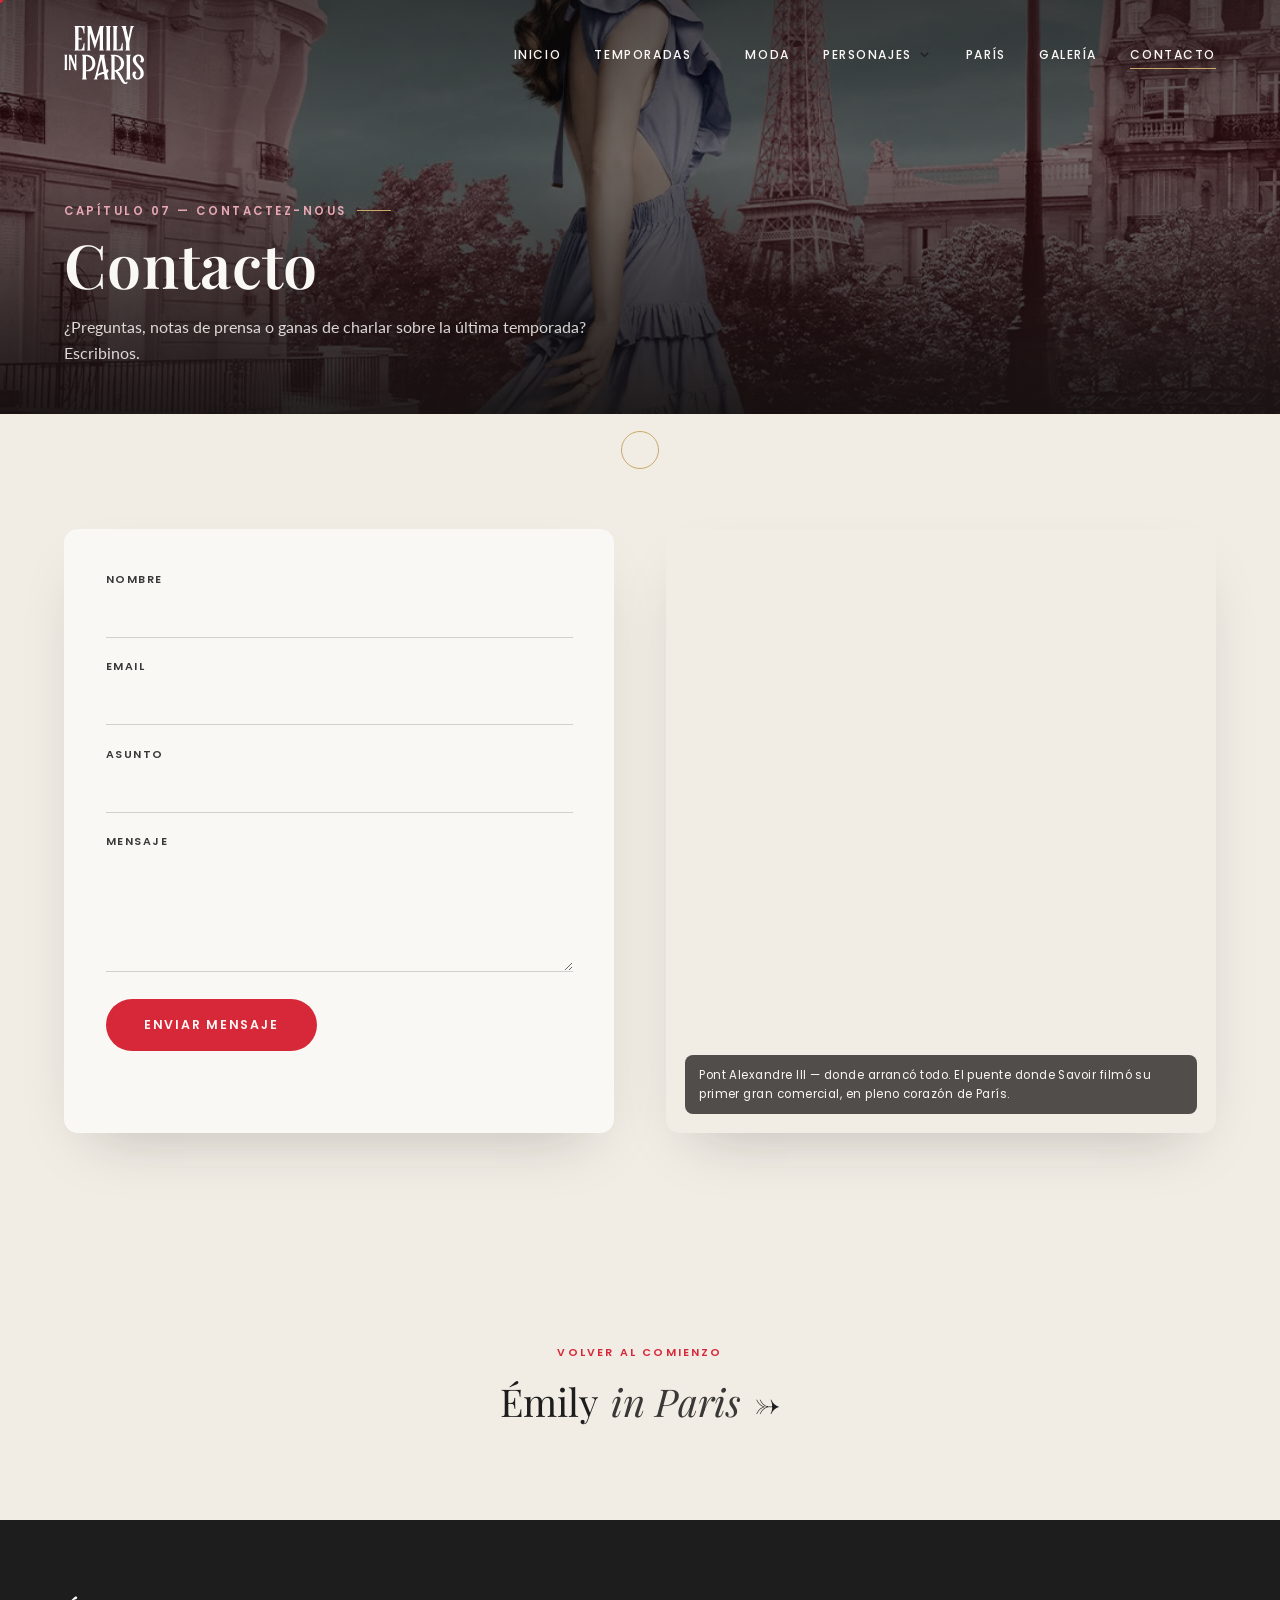
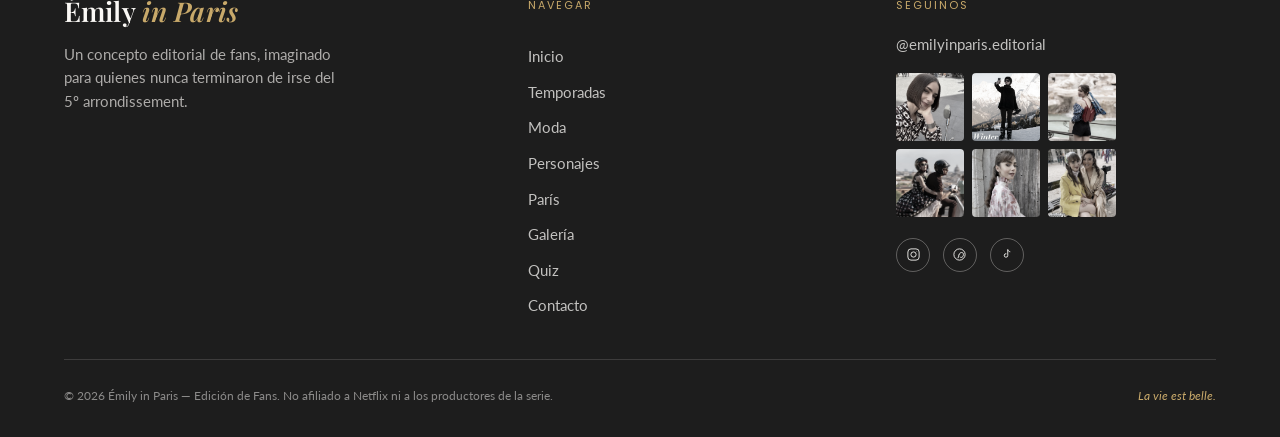
<file: contacto.html>
<!DOCTYPE html>
<html lang="es">
<head>
<meta charset="UTF-8">
<meta name="viewport" content="width=device-width, initial-scale=1.0">
<title>Contacto — Émily in Paris</title>
<meta name="description" content="Escribinos: formulario de contacto de Emily in Paris, la revista editorial de fans.">
<script>document.documentElement.dataset.jsEnabled = 'true';</script>
<link rel="preconnect" href="https://fonts.googleapis.com">
<link rel="preconnect" href="https://fonts.gstatic.com" crossorigin>
<link href="https://fonts.googleapis.com/css2?family=Playfair+Display:ital,wght@0,400;0,500;0,600;0,700;0,900;1,400;1,500;1,600&family=Poppins:wght@300;400;500;600;700&family=Lato:ital,wght@0,400;0,700;1,400&display=swap" rel="stylesheet">
<link rel="stylesheet" href="style.css">
</head>
<body>

<!-- La fotografía a lo largo del sitio es placeholder (fotos de stock/prensa de la serie, sin derechos comerciales) representando fotos reales — reemplazá los valores src por fotos de producción propias antes de publicar. -->

<!-- Cursor personalizado -->
<div class="cursor-dot" id="cursorDot"></div>
<div class="cursor-ring" id="cursorRing"><span id="cursorLabel"></span></div>

<header class="nav" id="nav">
  <div class="nav-inner">
    <a href="index.html" class="nav-logo">
      <img class="nav-logo-main nav-logo-img" src="images/logo.svg" alt="Logo de Émily in Paris">
    </a>
    <nav class="nav-links" id="navLinks">
      <a href="index.html" class="nav-link">Inicio</a>
      <div class="nav-item has-dropdown">
        <a href="temporadas.html" class="nav-link">Temporadas</a>
        <button class="nav-caret" type="button" aria-label="Mostrar temporadas" aria-expanded="false">
          <svg viewBox="0 0 12 8"><polyline points="1,1 6,6 11,1"/></svg>
        </button>
        <div class="nav-dropdown">
          <div class="nav-dropdown-inner">
            <a href="temporadas.html#season-1" class="nav-link nav-sublink">Temporada 1</a>
            <a href="temporadas.html#season-2" class="nav-link nav-sublink">Temporada 2</a>
            <a href="temporadas.html#season-3" class="nav-link nav-sublink">Temporada 3</a>
            <a href="temporadas.html#season-4" class="nav-link nav-sublink">Temporada 4</a>
            <a href="temporadas.html#season-5" class="nav-link nav-sublink">Temporada 5</a>
            <a href="temporadas.html#season-6-teaser" class="nav-link nav-sublink nav-sublink-muted">Temporada 6 · Próximamente</a>
          </div>
        </div>
      </div>
      <a href="moda.html" class="nav-link">Moda</a>
      <div class="nav-item has-dropdown">
        <a href="personajes.html" class="nav-link">Personajes</a>
        <button class="nav-caret" type="button" aria-label="Mostrar personajes" aria-expanded="false">
          <svg viewBox="0 0 12 8"><polyline points="1,1 6,6 11,1"/></svg>
        </button>
        <div class="nav-dropdown">
          <div class="nav-dropdown-inner">
            <a href="personajes.html#main-characters" class="nav-link nav-sublink">Principales</a>
            <a href="personajes.html#supporting-characters" class="nav-link nav-sublink">Secundarios</a>
            <a href="personajes.html#quiz" class="nav-link nav-sublink">Quiz: ¿Qué Personaje Sos?</a>
          </div>
        </div>
      </div>
      <a href="paris.html" class="nav-link">París</a>
      <a href="galeria.html" class="nav-link">Galería</a>
      <a href="contacto.html" class="nav-link active">Contacto</a>
    </nav>
    <button class="nav-toggle" id="navToggle" aria-label="Abrir menú" aria-expanded="false" aria-controls="navLinks">
      <span></span><span></span><span></span>
    </button>
  </div>
</header>

<section class="page-banner">
  <div class="page-banner-media">
    <img src="images/hero.jpg" alt="Calle parisina a la hora dorada" loading="eager">
  </div>
  <div class="page-banner-overlay"></div>
  <div class="page-banner-content">
    <span class="eyebrow">Capítulo 07 — Contactez-nous</span>
    <h1>Contacto</h1>
    <p>¿Preguntas, notas de prensa o ganas de charlar sobre la última temporada? Escribinos.</p>
  </div>
</section>

<main>

<section class="contact" id="contact">
  <div class="contact-grid">

    <form class="contact-form" id="contactForm" data-reveal>
      <div>
        <label for="contactName">Nombre</label>
        <input type="text" id="contactName" name="name" autocomplete="name" required>
      </div>
      <div>
        <label for="contactEmail">Email</label>
        <input type="email" id="contactEmail" name="email" autocomplete="email" required>
      </div>
      <div>
        <label for="contactSubject">Asunto</label>
        <input type="text" id="contactSubject" name="subject" required>
      </div>
      <div>
        <label for="contactMessage">Mensaje</label>
        <textarea id="contactMessage" name="message" rows="5" required></textarea>
      </div>
      <button type="submit" class="btn btn-primary"><span>Enviar Mensaje</span></button>
      <p class="contact-msg" id="contactMsg" aria-live="polite">&nbsp;</p>
    </form>

    <div class="contact-map" data-reveal>
      <iframe
        src="https://www.google.com/maps?q=Pont+Alexandre+III,Paris,France&output=embed"
        loading="lazy"
        referrerpolicy="no-referrer-when-downgrade"
        title="Mapa de Pont Alexandre III, París"></iframe>
      <span class="map-caption">Pont Alexandre III — donde arrancó todo. El puente donde Savoir filmó su primer gran comercial, en pleno corazón de París.</span>
    </div>

  </div>
</section>

</main>

<section class="next-chapter">
  <a href="index.html" class="next-chapter-link">
    <span class="next-chapter-label">Volver al Comienzo</span>
    <span class="next-chapter-title">Émily <em>in Paris</em><span class="next-chapter-arrow">→</span></span>
  </a>
</section>

<footer class="footer">
  <div class="footer-top">

    <div class="footer-brand">
      <h3>Émily <em>in Paris</em></h3>
      <p>Un concepto editorial de fans, imaginado para quienes nunca terminaron de irse del 5º arrondissement.</p>
    </div>

    <nav class="footer-links" aria-label="Navegación del pie de página">
      <span class="footer-heading">Navegar</span>
      <a href="index.html">Inicio</a>
      <a href="temporadas.html">Temporadas</a>
      <a href="moda.html">Moda</a>
      <a href="personajes.html">Personajes</a>
      <a href="paris.html">París</a>
      <a href="galeria.html">Galería</a>
      <a href="personajes.html#quiz">Quiz</a>
      <a href="contacto.html">Contacto</a>
    </nav>

    <div class="footer-social">
      <span class="footer-heading">Seguinos</span>
      <span class="footer-handle">@emilyinparis.editorial</span>
      <div class="footer-grid">
        <img src="images/ig1.png" alt="" loading="lazy">
        <img src="images/ig2.png" alt="" loading="lazy">
        <img src="images/ig3.png" alt="" loading="lazy">
        <img src="images/ig4.png" alt="" loading="lazy">
        <img src="images/ig5.png" alt="" loading="lazy">
        <img src="images/ig6.png" alt="" loading="lazy">
      </div>
      <div class="footer-icons">
        <a href="#" aria-label="Instagram"><svg viewBox="0 0 24 24"><rect x="3" y="3" width="18" height="18" rx="5"/><circle cx="12" cy="12" r="4.2"/><circle cx="17.3" cy="6.7" r="0.6" fill="currentColor" stroke="none"/></svg></a>
        <a href="#" aria-label="Pinterest"><svg viewBox="0 0 24 24"><circle cx="12" cy="12" r="9"/><path d="M9.5 18c.6-1.8 1.4-4.6 1.9-6.6M12 12c0-1.7 1.3-3.3 3.2-3.3 2 0 3.1 1.4 3.1 3.1 0 2.6-1.4 4.9-3.6 4.9-1 0-1.8-.5-2.1-1.1"/></svg></a>
        <a href="#" aria-label="TikTok"><svg viewBox="0 0 24 24"><path d="M14 4v9.5a2.8 2.8 0 1 1-2.2-2.7"/><path d="M14 4c.4 2 1.9 3.4 4 3.6"/></svg></a>
      </div>
    </div>

  </div>

  <div class="footer-bottom">
    <span>© <span id="year"></span> Émily in Paris — Edición de Fans. No afiliado a Netflix ni a los productores de la serie.</span>
    <span class="footer-signoff">La vie est belle.</span>
  </div>
</footer>

<script src="script.js"></script>
</body>
</html>
</file>
<file: style.css>
/* ==========================================================================
   ÉMILY IN PARIS — Editorial Concept Site
   A Vogue-inspired fan tribute. Monochrome-to-colour photography is the
   signature motif: every image lives in soft grayscale until it is
   noticed — hovered, or scrolled into view — echoing "you can always
   reinvent yourself."
   ========================================================================== */

:root{
  --cream:#FAF8F5;
  --cream-deep:#F1ECE4;
  --ink:#1D1D1D;
  --ink-soft:#3A3836;
  --mist:#ECECEC;
  --paris-red:#D62839;
  --paris-red-deep:#B71F2E;
  --vieux-rose:#E8A9B5;
  --french-blue:#2F5DAA;
  --gold:#C8A96A;

  --font-display:'Playfair Display', serif;
  --font-ui:'Poppins', sans-serif;
  --font-body:'Lato', sans-serif;

  --container:1280px;
  --gutter:clamp(1.5rem, 5vw, 5rem);
  --ease:cubic-bezier(.22,.61,.36,1);
  --ease-slow:cubic-bezier(.16,.77,.28,1);
}

*,*::before,*::after{ box-sizing:border-box; margin:0; padding:0; }

html{ scroll-behavior:smooth; }

body{
  background:var(--cream);
  color:var(--ink);
  font-family:var(--font-body);
  font-size:16px;
  line-height:1.6;
  -webkit-font-smoothing:antialiased;
  overflow-x:hidden;
  position:relative;
}

/* Subtle paper texture across the whole page */
body::before{
  content:"";
  position:fixed;
  inset:0;
  pointer-events:none;
  z-index:1;
  opacity:.5;
  background-image:
    radial-gradient(rgba(29,29,29,.025) 1px, transparent 1px),
    radial-gradient(rgba(29,29,29,.02) 1px, transparent 1px);
  background-size:3px 3px, 7px 7px;
  background-position:0 0, 1.5px 1.5px;
  mix-blend-mode:multiply;
}

img{ max-width:100%; display:block; }
a{ color:inherit; text-decoration:none; }
button{ font-family:inherit; cursor:pointer; border:none; background:none; color:inherit; }
ul{ list-style:none; }

h1,h2,h3{ font-family:var(--font-display); font-weight:600; line-height:1.1; letter-spacing:.005em; }

::selection{ background:var(--ink); color:var(--cream); }

:focus-visible{
  outline:2px solid var(--paris-red);
  outline-offset:4px;
}

/* ---- Grayscale → colour signature (applies to all editorial photography) ---- */
.tint-photo{
  filter:grayscale(85%) contrast(1.02) brightness(1.01);
  transition:filter 1s var(--ease-slow), transform 1.1s var(--ease-slow);
}
.reveal-colour:hover .tint-photo,
.reveal-colour.in-view .tint-photo{ filter:grayscale(0%); }

/* ==========================================================================
   Layout helpers
   ========================================================================== */
section{ position:relative; padding:clamp(4.5rem, 9vw, 8.5rem) var(--gutter); z-index:2; }

.section-head{ max-width:640px; margin:0 auto clamp(3rem, 6vw, 5rem); text-align:center; }
.section-head h2{ font-size:clamp(2.2rem, 4.5vw, 3.4rem); margin:.6rem 0 1.1rem; }
.section-lede{ font-size:1.05rem; color:var(--ink-soft); max-width:520px; margin:0 auto; }

.eyebrow{
  display:inline-flex; align-items:center; gap:.6rem;
  font-family:var(--font-ui); font-size:.72rem; font-weight:600;
  letter-spacing:.22em; text-transform:uppercase; color:var(--paris-red);
}
.eyebrow::after{ content:""; width:34px; height:1px; background:var(--gold); }
.eyebrow-center{ justify-content:center; }

/* Gold rule under headings */
h2::after{
  content:"";
  display:block;
  width:64px; height:2px;
  margin-top:1rem;
  background:var(--gold);
}
.section-head h2::after{ margin-left:auto; margin-right:auto; }

/* Buttons */
.btn{
  display:inline-flex; align-items:center; justify-content:center;
  font-family:var(--font-ui); font-size:.78rem; font-weight:600;
  letter-spacing:.14em; text-transform:uppercase;
  padding:1.05rem 2.4rem;
  border-radius:999px;
  transition:background .5s var(--ease), color .5s var(--ease), border-color .5s var(--ease), transform .4s var(--ease);
}
.btn-primary{ background:var(--paris-red); color:var(--cream); }
.btn-primary:hover{ background:var(--ink); transform:translateY(-2px); }
.btn-outline{ border:1px solid var(--ink); color:var(--ink); background:transparent; }
.btn-outline:hover{ background:var(--ink); color:var(--cream); }

/* Scroll reveal */
[data-reveal]{ transition:opacity 1s var(--ease-slow), transform 1s var(--ease-slow); }
[data-js-enabled="true"] [data-reveal]{ opacity:0; transform:translateY(34px); }
[data-reveal].in-view{ opacity:1; transform:translateY(0); }

/* ==========================================================================
   Custom cursor
   ========================================================================== */
.cursor-dot,.cursor-ring{
  position:fixed; top:0; left:0;
  pointer-events:none;
  z-index:9999;
  transform:translate(-50%,-50%);
  will-change:transform;
}
.cursor-dot{
  width:6px; height:6px; border-radius:50%;
  background:var(--paris-red);
  transition:opacity .3s ease;
}
.cursor-ring{
  width:38px; height:38px; border-radius:50%;
  border:1px solid var(--gold);
  display:flex; align-items:center; justify-content:center;
  transition:width .35s var(--ease), height .35s var(--ease), border-color .35s var(--ease), background .35s var(--ease), opacity .3s ease;
}
.cursor-ring span{
  font-family:var(--font-ui); font-size:.6rem; letter-spacing:.12em; text-transform:uppercase;
  color:var(--cream); opacity:0; transition:opacity .3s ease;
}
.cursor-ring.hovering{
  width:54px; height:54px;
  background:rgba(250,248,245,.18);
  border-color:var(--paris-red);
  box-shadow:0 0 0 3px rgba(200,169,106,.22);
}
.cursor-ring.hovering span{
  opacity:1; color:var(--cream);
  text-shadow:0 1px 4px rgba(15,12,12,.9);
}
.cursor-ring.on-dark{ border-color:var(--cream); }

@media (hover:none), (pointer:coarse){
  .cursor-dot,.cursor-ring{ display:none; }
}

/* ==========================================================================
   Navigation
   ========================================================================== */
.nav{
  position:fixed; top:0; left:0; right:0; z-index:500;
  padding:1.6rem var(--gutter);
  transition:background .5s var(--ease), box-shadow .5s var(--ease), padding .5s var(--ease);
}
.nav-inner{
  max-width:var(--container); margin:0 auto;
  display:flex; align-items:center; justify-content:space-between;
}
.nav-logo{ display:flex; align-items:baseline; gap:.5rem; font-family:var(--font-display);}
.nav-logo-main{ width:100%; max-width:80px; height:auto; display:block; filter:brightness(0) invert(1); transition:filter .5s var(--ease); }
.nav-logo-sub{ font-size:.78rem; font-style:italic; opacity:.85; }



.nav-links{ display:flex; align-items:center; gap:clamp(1.4rem, 2.6vw, 2.6rem); }
.nav-link{
  font-family:var(--font-ui); font-size:.76rem; font-weight:500;
  letter-spacing:.13em; text-transform:uppercase;
  color:var(--cream); position:relative; padding:.3rem 0;
}
.nav-link::after{
  content:""; position:absolute; left:0; right:100%; bottom:0; height:1px;
  background:var(--gold); transition:right .4s var(--ease);
}
.nav-link:hover::after,
.nav-link.active::after{ right:0; }

.nav-toggle{ display:none; flex-direction:column; gap:5px; width:26px; }
.nav-toggle span{ height:1.5px; width:100%; background:var(--cream); transition:transform .4s var(--ease), opacity .3s ease, background .4s ease; }

.nav-item{ position:relative; display:flex; align-items:center; gap:.3rem; }
.nav-caret{ display:flex; align-items:center; justify-content:center; width:16px; height:16px; flex-shrink:0; }
.nav-caret svg{ width:9px; height:6px; stroke:currentColor; stroke-width:1.6; fill:none; transition:transform .35s var(--ease); }
.nav-item:hover .nav-caret svg,
.nav-item:focus-within .nav-caret svg{ transform:rotate(180deg); }

/* The trigger and its panel must form one continuous hoverable block: the
   outer .nav-dropdown sits flush against the trigger (top:100%, no gap) and
   the visual gap is *inside* it as padding-top, so the cursor never crosses
   empty, unhoverable space on its way down. The inner wrapper carries the
   actual background/shadow/animation. */
.nav-dropdown{
  position:absolute; top:100%; left:50%;
  transform:translateX(-50%);
  padding-top:1.1rem;
  min-width:200px;
  opacity:0; pointer-events:none;
  transition:opacity .25s var(--ease);
  z-index:20;
}
.nav-item:hover .nav-dropdown,
.nav-item:focus-within .nav-dropdown{
  opacity:1; pointer-events:auto;
}
.nav-dropdown-inner{
  background:var(--cream); border-radius:10px; padding:.6rem;
  box-shadow:0 26px 50px -20px rgba(29,29,29,.32);
  transform:translateY(-6px);
  transition:transform .35s var(--ease);
}
.nav-item:hover .nav-dropdown-inner,
.nav-item:focus-within .nav-dropdown-inner{
  transform:translateY(0);
}
.nav-sublink{
  display:block; padding:.6rem .9rem; border-radius:6px;
  font-size:.78rem; letter-spacing:.02em; text-transform:none; font-weight:400;
  color:var(--ink) !important; white-space:nowrap;
  transition:background .3s ease;
}
.nav-sublink:hover{ background:var(--mist); }
.nav-sublink::after{ content:none !important; }
.nav-sublink-muted{ color:var(--ink-soft) !important; font-style:italic; }

.nav.scrolled{
  background:rgba(250,248,245,.92);
  backdrop-filter:blur(10px);
  box-shadow:0 8px 30px rgba(29,29,29,.06);
  padding:1.05rem var(--gutter);
}
.nav.scrolled .nav-logo,
.nav.scrolled .nav-link{ color:var(--ink); }
.nav.scrolled .nav-logo-main{ filter:brightness(0); }
.nav.scrolled .nav-toggle span{ background:var(--ink); }

@media (max-width: 860px){
  .nav-links{
    /* top+bottom (not an explicit height) so the panel always tracks the
       *real* visible viewport, including on mobile browsers whose address
       bar shows/hides and changes 100vh mid-scroll — that mismatch was why
       options could end up clipped below the fold. */
    position:fixed; top:0; right:0; bottom:0; left:auto;
    width:min(82vw,360px);
    background:var(--ink); flex-direction:column; align-items:flex-start;
    justify-content:flex-start; gap:1.5rem;
    padding:6rem 2.2rem 2.5rem;
    transform:translateX(100%); transition:transform .55s var(--ease-slow);
    overflow-y:auto; -webkit-overflow-scrolling:touch;
    overscroll-behavior:contain;
  }
  .nav-links.open{ transform:translateX(0); }
  .nav-links .nav-link{ color:var(--cream); font-size:.95rem; }
  .nav-toggle{ display:flex; }
  .nav.scrolled .nav-toggle span,
  .nav-toggle span{ background:var(--cream); }
  .nav-toggle.open span:nth-child(1){ transform:translateY(6.5px) rotate(45deg); }
  .nav-toggle.open span:nth-child(2){ opacity:0; }
  .nav-toggle.open span:nth-child(3){ transform:translateY(-6.5px) rotate(-45deg); }

  .nav-item{ flex-direction:column; align-items:flex-start; width:100%; gap:0; position:relative; }
  .nav-caret{ position:absolute; right:0; top:.1rem; width:34px; height:34px; }
  .nav-caret svg{ stroke:var(--cream); }
  .nav-item:hover .nav-caret svg,
  .nav-item:focus-within .nav-caret svg{ transform:none; }
  .has-dropdown.open .nav-caret svg{ transform:rotate(180deg); }

  .nav-dropdown{
    position:static; transform:none; opacity:1; pointer-events:auto; padding-top:0;
    max-height:0; overflow:hidden; width:100%;
    transition:max-height .5s var(--ease-slow);
  }
  .nav-dropdown-inner{
    background:transparent; box-shadow:none; padding:.3rem 0 .2rem .2rem; transform:none;
  }
  .has-dropdown.open .nav-dropdown{ max-height:400px; }
  .nav-sublink{ color:var(--cream) !important; opacity:.75; font-size:.85rem; padding:.5rem 0; }
  .nav-sublink:hover,
  .nav-sublink:focus-visible{ background:transparent; opacity:1; }
}

/* Small phones and short/landscape screens: tighten spacing so every item,
   including an opened submenu, stays reachable without feeling cramped. */
@media (max-width:860px) and (max-height:520px){
  .nav-links{ padding:5rem 2rem 2rem; gap:1rem; }
  .has-dropdown.open .nav-dropdown{ max-height:340px; }
}
@media (max-width:400px){
  .nav-links{ width:min(92vw,320px); padding:5.5rem 1.5rem 2rem; }
}

/* ==========================================================================
   Hero — treated like a magazine cover
   ========================================================================== */
.hero{
  position:relative; height:100svh; min-height:640px;
  display:flex; flex-direction:column; align-items:center; justify-content:center;
  padding:0; overflow:hidden;
}
.hero-media{ position:absolute; inset:0; z-index:0; }
.hero-img{
  width:100%; height:100%; object-fit:cover;
  filter:grayscale(55%) brightness(.72) contrast(1.05);
  transform:scale(1.08);
  animation:heroIn 2.4s var(--ease-slow) forwards;
}
@keyframes heroIn{ from{ transform:scale(1.16); filter:grayscale(85%) brightness(.55);} to{ transform:scale(1.08); filter:grayscale(55%) brightness(.72) contrast(1.05);} }

.hero-overlay{
  position:absolute; inset:0;
  background:
    linear-gradient(180deg, rgba(20,16,16,.55) 0%, rgba(20,16,16,.15) 32%, rgba(20,16,16,.3) 68%, rgba(20,16,16,.75) 100%);
}
.hero-grain{
  position:absolute; inset:0; opacity:.5; mix-blend-mode:overlay;
  background-image:radial-gradient(rgba(255,255,255,.12) 1px, transparent 1px);
  background-size:3px 3px;
}

.hero-coverline{
  position:absolute; top:8.5rem; left:var(--gutter);
  display:flex; flex-direction:column; gap:1.4rem; z-index:2;
}
.hero-coverline span{
  writing-mode:vertical-rl; text-orientation:mixed;
  font-family:var(--font-ui); font-size:.72rem; font-weight:500;
  letter-spacing:.28em; text-transform:uppercase; color:var(--cream); opacity:.85;
}
.hero-coverline i{ width:1px; height:22px; background:var(--gold); display:block; margin:0 auto; }

.hero-content{ position:relative; z-index:2; text-align:center; padding:0 1.5rem; max-width:820px; }

@keyframes heroFadeUp{ from{ opacity:0; transform:translateY(26px);} to{ opacity:1; transform:translateY(0);} }

.hero-kicker{
  font-family:var(--font-ui); font-size:.78rem; font-weight:500; letter-spacing:.3em; text-transform:uppercase;
  color:var(--vieux-rose); margin-bottom:1.4rem;
  opacity:0; animation:heroFadeUp 1s var(--ease-slow) .6s forwards;
}
.hero-title{
  color:var(--cream); font-size:clamp(2.8rem, 7.5vw, 5.6rem); font-weight:600; letter-spacing:.01em;
  opacity:0; animation:heroFadeUp 1.1s var(--ease-slow) .85s forwards;
}
.hero-title em{ font-style:italic; color:var(--gold); font-weight:500; }
.hero-sub{
  color:var(--cream); opacity:0; font-size:1.05rem; max-width:460px; margin:1.6rem auto 2.4rem;
  animation:heroFadeUp 1.1s var(--ease-slow) 1.1s forwards;
}
.hero-content .btn{ opacity:0; animation:heroFadeUp 1.1s var(--ease-slow) 1.35s forwards; }

.hero-issue{
  position:absolute; bottom:2.6rem; right:var(--gutter); z-index:2;
  display:flex; flex-direction:column; align-items:flex-end; gap:.5rem;
  opacity:0; animation:heroFadeUp 1.1s var(--ease-slow) 1.5s forwards;
}
.stamp{
  font-family:var(--font-ui); font-size:.62rem; letter-spacing:.18em; text-transform:uppercase;
  color:var(--ink); background:var(--cream); padding:.42rem .9rem; border-radius:999px;
  transform:rotate(-3deg);
}
.hero-vol{ font-family:var(--font-ui); font-size:.66rem; letter-spacing:.14em; text-transform:uppercase; color:var(--cream); opacity:.75; }

.hero-scroll{
  position:absolute; bottom:2.6rem; left:var(--gutter); z-index:2;
  display:flex; align-items:center; gap:.7rem;
  font-family:var(--font-ui); font-size:.66rem; letter-spacing:.18em; text-transform:uppercase; color:var(--cream); opacity:.8;
}
.hero-scroll span{ width:1px; height:34px; background:var(--cream); position:relative; overflow:hidden; }
.hero-scroll span::after{
  content:""; position:absolute; top:-100%; left:0; width:100%; height:100%; background:var(--gold);
  animation:scrollLine 2.2s ease-in-out infinite;
}
@keyframes scrollLine{ 0%{ top:-100%;} 60%{ top:100%;} 100%{ top:100%;} }

@media (max-width:860px){
  .hero-coverline{ display:none; }
}

/* ==========================================================================
   Page banner — compact "chapter opener" used at the top of every interior
   page. It exists to (a) give each page real editorial content instead of a
   bare text heading, and (b) keep a dark photo behind the fixed nav so its
   cream/white default state stays readable before the user scrolls (the nav
   only turns light-on-dark after .scrolled, same as on the hero).
   ========================================================================== */
.page-banner{
  position:relative; min-height:46vh; display:flex; align-items:flex-end;
  padding:0; overflow:hidden;
}
.page-banner-media{ position:absolute; inset:0; z-index:0; }
.page-banner-media img{
  width:100%; height:100%; object-fit:cover;
  filter:grayscale(45%) brightness(.6) contrast(1.05);
}
.page-banner-overlay{
  position:absolute; inset:0;
  background:linear-gradient(180deg, rgba(20,16,16,.5) 0%, rgba(20,16,16,.25) 38%, rgba(20,16,16,.88) 100%);
}
.page-banner-content{
  position:relative; z-index:2; width:100%;
  padding:8.5rem var(--gutter) 3rem; max-width:900px;
}
.page-banner-content .eyebrow{ color:var(--vieux-rose); }
.page-banner-content .eyebrow::after{ background:var(--gold); }
.page-banner-content h1{
  color:var(--cream); font-size:clamp(2.1rem,5.2vw,3.8rem); margin:.6rem 0 1rem;
}
.page-banner-content p{ color:rgba(250,248,245,.85); max-width:560px; font-size:1.02rem; }

@media (max-width:600px){
  .page-banner{ min-height:40vh; }
  .page-banner-content{ padding:7.5rem var(--gutter) 2.4rem; }
}

/* ==========================================================================
   Home hub — "In this issue" chapter grid
   ========================================================================== */
.hub-grid{
  max-width:var(--container); margin:0 auto;
  display:grid; grid-template-columns:repeat(3,1fr); gap:clamp(1.4rem,3vw,2rem);
}
.hub-card{
  position:relative; display:block; border-radius:10px; overflow:hidden;
  aspect-ratio:4/5; box-shadow:0 24px 50px -22px rgba(29,29,29,.28);
  cursor:none;
}
.hub-card-media{ position:absolute; inset:0; overflow:hidden; }
.hub-card-media img{
  width:100%; height:100%; object-fit:cover; filter:grayscale(80%);
  transition:transform 1.3s var(--ease-slow), filter 1.1s var(--ease-slow);
}
.hub-card:hover .hub-card-media img,
.hub-card:focus-visible .hub-card-media img{ transform:scale(1.08); filter:grayscale(0%); }
.hub-card::after{
  content:""; position:absolute; inset:0;
  background:linear-gradient(0deg, rgba(15,12,12,.92) 0%, rgba(15,12,12,.35) 55%, rgba(15,12,12,.05) 100%);
}
.hub-card-copy{
  position:absolute; left:0; right:0; bottom:0; z-index:1; padding:1.5rem;
  color:var(--cream);
}
.hub-card-num{ font-family:var(--font-ui); font-size:.62rem; font-weight:600; letter-spacing:.2em; text-transform:uppercase; color:var(--gold); }
.hub-card-copy h3{ font-size:1.35rem; margin:.4rem 0 .5rem; }
.hub-card-copy p{ font-size:.85rem; color:rgba(250,248,245,.82); line-height:1.5; margin-bottom:.7rem; }
.hub-card-cta{
  display:inline-flex; align-items:center; gap:.4rem;
  font-family:var(--font-ui); font-size:.68rem; font-weight:600; letter-spacing:.14em; text-transform:uppercase;
  color:var(--cream);
}
.hub-card-cta svg{ width:12px; height:9px; stroke:var(--gold); stroke-width:1.6; fill:none; transition:transform .35s var(--ease); }
.hub-card:hover .hub-card-cta svg,
.hub-card:focus-visible .hub-card-cta svg{ transform:translateX(4px); }

@media (max-width:900px){ .hub-grid{ grid-template-columns:repeat(2,1fr); } }
@media (max-width:560px){ .hub-grid{ grid-template-columns:1fr; } .hub-card{ aspect-ratio:5/4.6; } }

/* ==========================================================================
   Next-chapter cross-page link — closes out an interior page by pointing to
   the next one, so pages read as a connected sequence rather than dead ends.
   ========================================================================== */
.next-chapter{
  background:var(--cream-deep); text-align:center;
  padding:clamp(3.5rem,7vw,5.5rem) var(--gutter);
}
.next-chapter-link{
  display:inline-flex; flex-direction:column; align-items:center; gap:.6rem;
}
.next-chapter-label{
  font-family:var(--font-ui); font-size:.68rem; font-weight:600; letter-spacing:.2em; text-transform:uppercase; color:var(--paris-red);
}
.next-chapter-title{
  font-family:var(--font-display); font-size:clamp(1.6rem,3.6vw,2.4rem); display:inline-flex; align-items:center; gap:.8rem;
  transition:gap .4s var(--ease);
}
.next-chapter-title em{ font-style:italic; color:var(--ink-soft); }
.next-chapter-arrow{ transition:transform .4s var(--ease); }
.next-chapter-link:hover .next-chapter-title,
.next-chapter-link:focus-visible .next-chapter-title{ gap:1.2rem; }
.next-chapter-link:hover .next-chapter-arrow,
.next-chapter-link:focus-visible .next-chapter-arrow{ transform:translateX(6px); }

/* ==========================================================================
   Seasons
   ========================================================================== */
.season-list{ max-width:var(--container); margin:0 auto; display:flex; flex-direction:column; gap:clamp(3rem,6vw,5.5rem); }
.season-row{
  position:relative;
  display:grid; grid-template-columns:.9fr 1.1fr; align-items:center; gap:clamp(2rem,5vw,5rem);
}
.season-row-alt{ direction:rtl; }
.season-row-alt > *{ direction:ltr; }

.season-num{
  position:absolute; top:-3.6rem; left:-.4rem;
  font-family:var(--font-display); font-size:clamp(5rem,10vw,8rem); font-weight:700;
  color:transparent; -webkit-text-stroke:1px rgba(29,29,29,.14); z-index:0; line-height:1;
}
.season-row-alt .season-num{ left:auto; right:-.4rem; }

.season-media{ position:relative; border-radius:6px; overflow:hidden; box-shadow:0 30px 60px -20px rgba(29,29,29,.25); }
.season-media img{ width:100%; height:100%; aspect-ratio:7/8.6; object-fit:cover; filter:grayscale(70%); transition:filter 1.1s var(--ease-slow), transform 1.6s var(--ease-slow); }
.season-row.in-view .season-media img{ filter:grayscale(0%); transform:scale(1.02); }

.season-copy{ position:relative; z-index:1; }
.season-tag{ font-family:var(--font-ui); font-size:.7rem; font-weight:600; letter-spacing:.2em; text-transform:uppercase; color:var(--french-blue); }
.season-copy h3{ font-size:clamp(1.8rem,3.4vw,2.6rem); margin:.6rem 0 1.1rem; }
.season-copy > p{ color:var(--ink-soft); max-width:440px; }

.season-meta{ margin-top:1.4rem; display:flex; flex-direction:column; gap:.7rem; max-width:440px; }
.season-palette{ display:flex; gap:.5rem; margin-bottom:.2rem; }
.swatch{ width:20px; height:20px; border-radius:50%; box-shadow:0 0 0 1px rgba(29,29,29,.1) inset, 0 3px 8px rgba(29,29,29,.15); flex-shrink:0; }
.season-influence{ font-size:.85rem; color:var(--ink-soft); line-height:1.6; margin:0; }
.season-influence strong{
  display:inline-block; font-family:var(--font-ui); font-weight:600; font-size:.66rem;
  letter-spacing:.14em; text-transform:uppercase; color:var(--ink); margin-right:.5rem;
}

@media (max-width:760px){
  .season-row, .season-row-alt{ grid-template-columns:1fr; direction:ltr; }
  .season-num{ position:static; -webkit-text-stroke:0; color:var(--gold); font-size:2rem; margin-bottom:.4rem; }
}

.season-teaser{
  max-width:820px; margin:1rem auto 0; text-align:center;
  border:1px dashed rgba(200,169,106,.6); border-radius:14px;
  padding:clamp(2rem,4vw,3rem); position:relative;
}
.season-teaser-num{
  display:block; font-family:var(--font-display); font-size:2.4rem; font-weight:700;
  color:transparent; -webkit-text-stroke:1px rgba(200,169,106,.5); margin-bottom:.4rem;
}
.season-teaser-tag{
  font-family:var(--font-ui); font-size:.68rem; font-weight:600; letter-spacing:.2em; text-transform:uppercase;
  color:var(--gold);
}
.season-teaser-copy h3{ font-size:clamp(1.2rem,2.4vw,1.5rem); margin:.6rem 0 .8rem; }
.season-teaser-copy p{ color:var(--ink-soft); max-width:480px; margin:0 auto; font-size:.92rem; }

/* ==========================================================================
   Fashion
   ========================================================================== */
.fashion-grid{
  max-width:var(--container); margin:0 auto;
  display:grid; grid-template-columns:repeat(3,1fr); gap:clamp(1.4rem,3vw,2.2rem);
}
.fashion-card{
  position:relative; border-radius:10px; overflow:hidden; aspect-ratio:4/5.1;
  box-shadow:0 24px 50px -22px rgba(29,29,29,.28);
  cursor:none;
}
.fashion-media{ position:absolute; inset:0; overflow:hidden; }
.fashion-media img{
  width:100%; height:100%; object-fit:cover;
  filter:grayscale(80%);
  transition:transform 1.3s var(--ease-slow), filter 1.1s var(--ease-slow);
}
.fashion-card:hover .fashion-media img{ transform:scale(1.09); filter:grayscale(0%); }

.fashion-shine{
  position:absolute; inset:0;
  background:linear-gradient(115deg, transparent 40%, rgba(255,255,255,.28) 50%, transparent 60%);
  transform:translateX(-120%);
}
.fashion-card:hover .fashion-shine{ transform:translateX(120%); transition:transform 1.1s var(--ease-slow); }

.fashion-overlay{
  position:absolute; left:0; right:0; bottom:0; padding:1.6rem 1.5rem;
  background:linear-gradient(0deg, rgba(15,12,12,.86) 0%, rgba(15,12,12,.3) 70%, transparent 100%);
  color:var(--cream);
  transform:translateY(38%);
  transition:transform .7s var(--ease-slow);
}
.fashion-card:hover .fashion-overlay{ transform:translateY(0); }
.fashion-season{ font-family:var(--font-ui); font-size:.62rem; letter-spacing:.16em; text-transform:uppercase; color:var(--vieux-rose); }
.fashion-overlay h3{ font-size:1.4rem; margin:.35rem 0 .5rem; }
.fashion-overlay p{
  font-size:.86rem; opacity:0; max-height:0; overflow:hidden;
  transition:opacity .5s ease .1s, max-height .5s ease;
}
.fashion-card:hover .fashion-overlay p{ opacity:.85; max-height:4rem; }

@media (max-width:960px){ .fashion-grid{ grid-template-columns:repeat(2,1fr); } }
@media (max-width:600px){ .fashion-grid{ grid-template-columns:1fr; } .fashion-overlay{ transform:translateY(0); } .fashion-overlay p{ opacity:.85; max-height:4rem; } }

/* ==========================================================================
   Characters — vertical editorial portraits
   ========================================================================== */
.subsection-title{
  text-align:center; font-family:var(--font-display); font-style:italic; font-weight:600;
  font-size:clamp(1.4rem,2.6vw,1.9rem); margin:0 auto 2.4rem; position:relative;
}
.subsection-title::after{ content:""; display:block; width:40px; height:1px; background:var(--gold); margin:.8rem auto 0; }
.subsection-title:not(:first-of-type){ margin-top:clamp(3.5rem,7vw,5.5rem); }

.character-row{
  max-width:var(--container); margin:0 auto;
  display:grid; grid-template-columns:repeat(6,1fr); gap:1.1rem;
}
.character-card{ cursor:none; }
.character-card-alt{ margin-top:2.6rem; }
.character-media{ border-radius:8px; overflow:hidden; box-shadow:0 22px 45px -20px rgba(29,29,29,.3); }
.character-media img{
  width:100%; aspect-ratio:5/7.2; object-fit:cover;
  filter:grayscale(85%); transition:filter 1s var(--ease-slow), transform 1.4s var(--ease-slow);
}
.character-card:hover .character-media img{ filter:grayscale(0%); transform:scale(1.05); }
.character-copy{ padding-top:1rem; text-align:center; }
.character-role{ font-family:var(--font-ui); font-size:.62rem; font-weight:600; letter-spacing:.16em; text-transform:uppercase; color:var(--paris-red); }
.character-copy h3{ font-size:1.5rem; font-style:italic; margin:.4rem 0 .55rem; }
.character-quote{ font-size:.82rem; color:var(--ink-soft); font-style:italic; line-height:1.5; }
.character-arc{ font-size:.78rem; color:var(--ink-soft); line-height:1.55; margin-top:.7rem; padding-top:.7rem; border-top:1px solid rgba(29,29,29,.1); }

/* Main characters — editorial expanding carousel */
.character-carousel{ max-width:var(--container); margin:0 auto; }
.character-row-main{ display:flex; height:clamp(390px,42vw,540px); gap:.55rem; overflow:hidden; }
.character-row-main .character-card{
  position:relative; flex:1; min-width:0; margin:0; overflow:hidden; border-radius:10px;
  background:var(--ink); box-shadow:0 22px 48px -28px rgba(29,29,29,.45);
  transition:flex .7s var(--ease-slow), box-shadow .5s var(--ease);
}
.character-row-main .character-card:hover,
.character-row-main .character-card:focus,
.character-row-main .character-card.is-active{ flex:3.7; box-shadow:0 28px 56px -24px rgba(29,29,29,.5); }
.character-row-main .character-media{ position:absolute; inset:0; border-radius:0; box-shadow:none; }
.character-row-main .character-media::after{ content:""; position:absolute; inset:0; background:linear-gradient(0deg,rgba(15,12,12,.94) 0%,rgba(15,12,12,.22) 62%,transparent 100%); }
.character-row-main .character-media img{ width:100%; height:100%; max-width:none; aspect-ratio:auto; filter:grayscale(82%); }
.character-row-main .character-card:hover .character-media img,
.character-row-main .character-card:focus .character-media img,
.character-row-main .character-card.is-active .character-media img{ filter:grayscale(0%); transform:scale(1.05); }
.character-row-main .character-copy{
  position:absolute; z-index:1; left:0; right:0; bottom:0; padding:1.5rem;
  text-align:left; color:var(--cream); transform:translateY(calc(100% - 4.8rem));
  transition:transform .65s var(--ease-slow);
}
.character-row-main .character-card:hover .character-copy,
.character-row-main .character-card:focus .character-copy,
.character-row-main .character-card.is-active .character-copy{ transform:translateY(0); }
.character-row-main .character-role{ color:var(--gold); }
.character-row-main .character-copy h3{ font-size:clamp(1.6rem,2.6vw,2.25rem); margin:.25rem 0 .8rem; }
.character-row-main .character-quote,.character-row-main .character-arc{ color:rgba(250,248,245,.82); }
.character-row-main .character-arc{ border-color:rgba(250,248,245,.25); }
.character-carousel-controls{ display:flex; justify-content:center; align-items:center; gap:1rem; margin-top:1.5rem; }
.character-carousel-btn{ width:38px; height:38px; border:1px solid rgba(29,29,29,.3); border-radius:50%; font-size:1.25rem; transition:background .35s ease,color .35s ease,border-color .35s ease; }
.character-carousel-btn:hover{ background:var(--paris-red); border-color:var(--paris-red); color:var(--cream); }
.character-carousel-hint{ font-family:var(--font-ui); font-size:.68rem; letter-spacing:.13em; text-transform:uppercase; color:var(--ink-soft); }

/* Secondary (supporting) characters — lighter, more compact tier */
.character-row-secondary .character-media img{ aspect-ratio:4/4.6; }
.character-row-secondary .character-copy h3{ font-size:1.15rem; }
.character-row-secondary .character-role{ font-size:.58rem; color:var(--french-blue); }
.character-row-secondary .character-quote{ font-size:.76rem; }

/* Spotlight card — newest major character, full-width feature */
.character-spotlight{
  max-width:var(--container); margin:clamp(3rem,6vw,4.5rem) auto 0;
  display:grid; grid-template-columns:.85fr 1.15fr; gap:clamp(2rem,4vw,3.5rem);
  align-items:center; background:var(--cream-deep); border-radius:18px;
  padding:clamp(1.5rem,3vw,2.5rem); box-shadow:0 34px 70px -32px rgba(29,29,29,.28);
}
.character-spotlight-media{ border-radius:12px; overflow:hidden; }
.character-spotlight-media img{
  width:100%; height:100%; aspect-ratio:5/6; object-fit:cover;
  filter:grayscale(85%); transition:filter 1s var(--ease-slow), transform 1.4s var(--ease-slow);
}
.character-spotlight:hover .character-spotlight-media img{ filter:grayscale(0%); transform:scale(1.03); }
.character-spotlight-copy h3{ font-size:clamp(1.6rem,3vw,2.1rem); font-style:italic; margin:.5rem 0 .8rem; }
.character-spotlight-copy .character-quote{ font-size:.95rem; margin-bottom:1rem; }
.character-spotlight-copy p:not(.character-quote){ color:var(--ink-soft); font-size:.94rem; }

@media (max-width:960px){
  .character-row{ grid-template-columns:repeat(3,1fr); row-gap:2.8rem; }
  .character-card-alt{ margin-top:0; }
}
@media (max-width:760px){
  .character-spotlight{ grid-template-columns:1fr; }
  .character-row-main{ height:470px; overflow-x:auto; scroll-snap-type:x mandatory; }
  .character-row-main .character-card,
  .character-row-main .character-card:hover,
  .character-row-main .character-card:focus,
  .character-row-main .character-card.is-active{ flex:0 0 min(78vw,340px); scroll-snap-align:center; }
  .character-row-main .character-copy{ transform:translateY(0); }
}
@media (max-width:560px){
  .character-row{ grid-template-columns:repeat(2,1fr); }
}
@media (max-width:400px){
  .character-row{ grid-template-columns:1fr; }
  .character-card-alt{ margin-top:0; }
}

/* ==========================================================================
   Paris — Pinterest-style grid
   ========================================================================== */
.paris-grid{
  max-width:var(--container); margin:0 auto;
  display:grid; grid-template-columns:repeat(4,1fr); grid-auto-rows:170px; gap:1rem;
}
.paris-item{ position:relative; grid-row:span 3; border-radius:8px; overflow:hidden; cursor:none; }
.paris-item.span-tall{ grid-row:span 5; }
.paris-item.span-wide{ grid-column:span 2; grid-row:span 3; }
.paris-item img{
  width:100%; height:100%; object-fit:cover;
  filter:grayscale(80%); transition:transform 1.3s var(--ease-slow), filter 1s var(--ease-slow);
}
.paris-item:hover img{ transform:scale(1.08); filter:grayscale(0%); }
.paris-item::after{ content:""; position:absolute; inset:0; background:linear-gradient(0deg, rgba(15,12,12,.55), transparent 55%); }
.paris-label{
  position:absolute; left:1.1rem; right:1.1rem; bottom:1rem; z-index:1;
  font-family:var(--font-ui); font-size:.74rem; font-weight:500; letter-spacing:.08em;
  color:var(--cream); transition:transform .5s var(--ease);
}
.paris-label::before{ content:""; display:inline-block; width:14px; height:1px; background:var(--gold); margin-right:.5rem; vertical-align:middle; }
.paris-item:hover .paris-label,
.paris-item:focus-visible .paris-label{ transform:translateY(-1.55rem); }
.paris-caption{
  position:absolute; left:1.1rem; right:1.1rem; bottom:1rem; z-index:1;
  font-family:var(--font-body); font-size:.72rem; line-height:1.4; color:rgba(250,248,245,.85);
  opacity:0; transform:translateY(8px); transition:opacity .45s var(--ease), transform .45s var(--ease);
}
.paris-item:hover .paris-caption,
.paris-item:focus-visible .paris-caption{ opacity:1; transform:translateY(0); }

@media (max-width:900px){
  .paris-grid{ grid-template-columns:repeat(2,1fr); grid-auto-rows:150px; }
  .paris-item.span-wide{ grid-column:span 2; }
}
@media (max-width:480px){
  .paris-grid{ grid-template-columns:1fr; grid-auto-rows:220px; }
  .paris-item.span-wide,
  .paris-item.span-tall{ grid-column:span 1; grid-row:span 1; }
  /* On a single column, always show captions — there's no hover on most
     phones and each item already has room to breathe. */
  .paris-item .paris-label{ transform:translateY(-1.55rem); }
  .paris-item .paris-caption{ opacity:1; transform:translateY(0); }
}

/* ==========================================================================
   Gallery — masonry
   ========================================================================== */
.masonry{ max-width:var(--container); margin:0 auto; column-count:4; column-gap:1.1rem; }
.masonry-item{
  break-inside:avoid; margin-bottom:1.1rem; border-radius:8px; overflow:hidden;
  box-shadow:0 18px 36px -20px rgba(29,29,29,.3); cursor:none; width:100%; text-align:inherit;
}
.masonry-item img{
  width:100%; display:block;
  filter:grayscale(80%); transition:transform 1.2s var(--ease-slow), filter 1s var(--ease-slow);
}
.masonry-item:hover img{ transform:scale(1.06); filter:grayscale(0%); }

@media (max-width:960px){ .masonry{ column-count:3; } }
@media (max-width:640px){ .masonry{ column-count:2; } }
@media (max-width:420px){ .masonry{ column-count:1; } }

.lightbox{
  position:fixed; inset:0; z-index:2000;
  display:flex; align-items:center; justify-content:center; padding:4vw;
  background:rgba(15,12,12,.92);
  opacity:0; pointer-events:none;
  transition:opacity .5s var(--ease);
}
.lightbox.open{ opacity:1; pointer-events:auto; }
.lightbox img{
  max-width:min(900px,90vw); max-height:86vh; border-radius:6px;
  transform:scale(.92); transition:transform .5s var(--ease-slow);
  box-shadow:0 40px 80px rgba(0,0,0,.5);
  user-select:none;
}
.lightbox.open img{ transform:scale(1); }
.lightbox-close{
  position:absolute; top:2rem; right:2rem;
  width:44px; height:44px; border-radius:50%; border:1px solid rgba(250,248,245,.4);
  display:flex; align-items:center; justify-content:center;
  transition:background .4s ease, border-color .4s ease;
}
.lightbox-close:hover,
.lightbox-close:focus-visible{ background:var(--paris-red); border-color:var(--paris-red); }
.lightbox-close svg{ width:16px; height:16px; stroke:var(--cream); stroke-width:1.6; fill:none; }

/* Prev / next — sit on the dark backdrop at the screen edges so they work
   at any image aspect ratio and stay reachable via touch and keyboard. */
.lightbox-nav{
  position:absolute; top:50%; transform:translateY(-50%);
  width:48px; height:48px; border-radius:50%;
  border:1px solid rgba(250,248,245,.4);
  background:rgba(15,12,12,.35);
  display:flex; align-items:center; justify-content:center;
  transition:background .4s ease, border-color .4s ease;
}
.lightbox-nav:hover,
.lightbox-nav:focus-visible{ background:var(--paris-red); border-color:var(--paris-red); }
.lightbox-nav svg{ width:12px; height:18px; stroke:var(--cream); stroke-width:1.8; fill:none; }
.lightbox-prev{ left:1.2rem; }
.lightbox-next{ right:1.2rem; }

.lightbox-counter{
  position:absolute; left:50%; bottom:1.4rem; transform:translateX(-50%);
  font-family:var(--font-ui); font-size:.72rem; letter-spacing:.12em;
  color:rgba(250,248,245,.75);
}

@media (max-width:600px){
  .lightbox-close{ width:40px; height:40px; top:1rem; right:1rem; }
  .lightbox-nav{ width:44px; height:44px; }
  .lightbox-prev{ left:.4rem; }
  .lightbox-next{ right:.4rem; }
}

/* ==========================================================================
   Quote
   ========================================================================== */
.quote-section{
  background:var(--cream); text-align:center;
  padding:clamp(5rem,12vw,9rem) var(--gutter);
  display:flex; flex-direction:column; align-items:center; gap:1.6rem;
}
.quote-mark{ width:46px; height:auto; color:var(--gold); opacity:.75; }
.quote-text{
  font-family:var(--font-display); font-weight:500; font-style:italic;
  font-size:clamp(1.8rem,5vw,3.6rem); max-width:900px; line-height:1.3;
}
.quote-text em{ color:var(--paris-red); font-style:italic; }
.quote-attr{ font-family:var(--font-ui); font-size:.78rem; letter-spacing:.16em; text-transform:uppercase; color:var(--ink-soft); }

/* ==========================================================================
   Quiz
   ========================================================================== */
.quiz-card{
  max-width:720px; margin:0 auto; background:var(--cream-deep);
  border-radius:16px; padding:clamp(2rem,5vw,3.4rem); box-shadow:0 30px 70px -30px rgba(29,29,29,.25);
}
.quiz-progress{ display:flex; justify-content:center; gap:.55rem; margin-bottom:2.2rem; }
.quiz-progress .dot{ width:7px; height:7px; border-radius:50%; background:var(--mist); transition:background .4s ease, transform .4s ease; }
.quiz-progress .dot.active{ background:var(--paris-red); transform:scale(1.25); }
.quiz-progress .dot.done{ background:var(--gold); }

.quiz-question{ display:none; text-align:center; }
.quiz-question.active{ display:block; animation:fadeUp .6s var(--ease-slow); }
.quiz-question h3{ font-size:clamp(1.3rem,2.6vw,1.7rem); margin-bottom:1.8rem; }
@keyframes fadeUp{ from{ opacity:0; transform:translateY(16px);} to{ opacity:1; transform:translateY(0);} }

.quiz-options{ display:grid; gap:.8rem; }
.quiz-options button{
  text-align:left; padding:1rem 1.3rem; border-radius:10px; border:1px solid rgba(29,29,29,.12);
  font-family:var(--font-body); font-size:.94rem; background:var(--cream);
  transition:background .4s ease, border-color .4s ease, transform .3s ease;
}
.quiz-options button:hover{ background:var(--ink); color:var(--cream); border-color:var(--ink); transform:translateX(4px); }

.quiz-result{ display:none; text-align:center; }
.quiz-result.active{ display:block; animation:fadeUp .7s var(--ease-slow); }
.quiz-result img{
  width:150px; height:150px; object-fit:cover; border-radius:50%; margin:0 auto 1.4rem;
  filter:grayscale(0%); box-shadow:0 18px 40px -14px rgba(29,29,29,.35);
}
.quiz-result .character-role{ display:block; margin-bottom:.4rem; }
.quiz-result h3{ font-size:2.1rem; font-style:italic; margin-bottom:.9rem; }
.quiz-result p{ color:var(--ink-soft); max-width:420px; margin:0 auto 1.8rem; }

/* ==========================================================================
   Newsletter
   ========================================================================== */
.newsletter{
  text-align:center; background:var(--ink); color:var(--cream);
  border-radius:0;
}
.newsletter .eyebrow{ color:var(--gold); }
.newsletter .eyebrow::after{ background:var(--gold); }
.newsletter h2{ color:var(--cream); }
.newsletter h2::after{ background:var(--gold); }
.newsletter p{ color:rgba(250,248,245,.75); max-width:420px; margin:0 auto 2.2rem; }

.newsletter-form{ display:flex; justify-content:center; gap:.8rem; max-width:460px; margin:0 auto; flex-wrap:wrap; }
.newsletter-form input{
  flex:1 1 240px; background:transparent; border:none; border-bottom:1px solid rgba(250,248,245,.4);
  color:var(--cream); font-family:var(--font-body); font-size:1rem; padding:.9rem .2rem;
  transition:border-color .4s ease;
}
.newsletter-form input::placeholder{ color:rgba(250,248,245,.5); }
.newsletter-form input:focus{ outline:none; border-color:var(--gold); }
.newsletter-msg{ margin-top:1.2rem; font-family:var(--font-ui); font-size:.8rem; letter-spacing:.06em; color:var(--gold); min-height:1.2em; }

/* ==========================================================================
   Contact
   ========================================================================== */
.contact{ background:var(--cream-deep); }
.contact-grid{
  max-width:var(--container); margin:0 auto;
  display:grid; grid-template-columns:1fr 1fr; gap:clamp(2rem,4vw,3.5rem); align-items:stretch;
}
.contact-form{
  background:var(--cream); border-radius:14px; padding:clamp(1.8rem,4vw,2.6rem);
  box-shadow:0 26px 60px -28px rgba(29,29,29,.25);
  display:flex; flex-direction:column; gap:1.3rem;
}
.contact-form > div{ display:flex; flex-direction:column; gap:.5rem; }
.contact-form label{
  font-family:var(--font-ui); font-size:.68rem; font-weight:600; letter-spacing:.14em; text-transform:uppercase; color:var(--ink-soft);
}
.contact-form input,
.contact-form textarea{
  font-family:var(--font-body); font-size:.98rem; color:var(--ink);
  border:none; border-bottom:1px solid rgba(29,29,29,.18); background:transparent;
  padding:.7rem .1rem; resize:vertical; transition:border-color .4s ease;
}
.contact-form input:focus,
.contact-form textarea:focus{ outline:none; border-color:var(--paris-red); }
.contact-form .btn{ align-self:flex-start; margin-top:.4rem; }
.contact-msg{ font-family:var(--font-ui); font-size:.78rem; color:var(--paris-red); min-height:1.2em; }

.contact-map{ position:relative; border-radius:14px; overflow:hidden; box-shadow:0 26px 60px -28px rgba(29,29,29,.25); min-height:280px; }
.contact-map iframe{ position:absolute; inset:0; width:100%; height:100%; border:0; filter:grayscale(35%) contrast(1.02); }
.map-caption{
  position:absolute; left:1.2rem; bottom:1.2rem; right:1.2rem; z-index:1;
  font-family:var(--font-ui); font-size:.72rem; letter-spacing:.04em; color:var(--cream);
  background:rgba(20,16,16,.72); backdrop-filter:blur(4px);
  padding:.7rem .9rem; border-radius:8px;
}

@media (max-width:800px){
  .contact-grid{ grid-template-columns:1fr; }
  .contact-map{ min-height:260px; }
}

/* ==========================================================================
   Footer
   ========================================================================== */
.footer{ background:var(--ink); color:var(--cream); padding:clamp(3.5rem,6vw,5rem) var(--gutter) 2rem; }
.footer-top{
  max-width:var(--container); margin:0 auto;
  display:grid; grid-template-columns:1.3fr 1fr 1fr; gap:3rem;
  padding-bottom:2.6rem; border-bottom:1px solid rgba(250,248,245,.14);
}
.footer-brand h3{ font-size:1.7rem; margin-bottom:1rem; }
.footer-brand h3 em{ font-style:italic; color:var(--gold); }
.footer-brand p{ color:rgba(250,248,245,.65); max-width:280px; font-size:.92rem; }

.footer-heading{ display:block; font-family:var(--font-ui); font-size:.68rem; letter-spacing:.18em; text-transform:uppercase; color:var(--gold); margin-bottom:1.2rem; }
.footer-links{ display:flex; flex-direction:column; gap:.75rem; }
.footer-links a{ font-size:.92rem; color:rgba(250,248,245,.75); transition:color .35s ease, padding-left .35s ease; }
.footer-links a:hover{ color:var(--cream); padding-left:.35rem; }

.footer-handle{ display:block; font-size:.92rem; color:rgba(250,248,245,.75); margin-bottom:1rem; }
.footer-grid{ display:grid; grid-template-columns:repeat(3,1fr); gap:.5rem; max-width:220px; margin-bottom:1.3rem; }
.footer-grid img{ width:100%; aspect-ratio:1; object-fit:cover; border-radius:4px; filter:grayscale(70%); transition:filter .5s ease; }
.footer-grid img:hover{ filter:grayscale(0%); }
.footer-icons{ display:flex; gap:.8rem; }
.footer-icons a{ width:34px; height:34px; border-radius:50%; border:1px solid rgba(250,248,245,.3); display:flex; align-items:center; justify-content:center; transition:border-color .4s ease, background .4s ease; }
.footer-icons a:hover{ background:var(--paris-red); border-color:var(--paris-red); }
.footer-icons svg{ width:15px; height:15px; fill:none; stroke:var(--cream); stroke-width:1.4; }

.footer-bottom{
  max-width:var(--container); margin:0 auto; padding-top:1.6rem;
  display:flex; justify-content:space-between; flex-wrap:wrap; gap:.6rem;
  font-size:.76rem; color:rgba(250,248,245,.5);
}
.footer-signoff{ font-style:italic; color:var(--gold); }

@media (max-width:800px){
  .footer-top{ grid-template-columns:1fr; gap:2.4rem; }
}

/* ==========================================================================
   Reduced motion
   ========================================================================== */
@media (prefers-reduced-motion:reduce){
  *{ animation-duration:.01ms !important; animation-iteration-count:1 !important; transition-duration:.01ms !important; scroll-behavior:auto !important; }
  [data-reveal]{ opacity:1; transform:none; }
}
</file>
